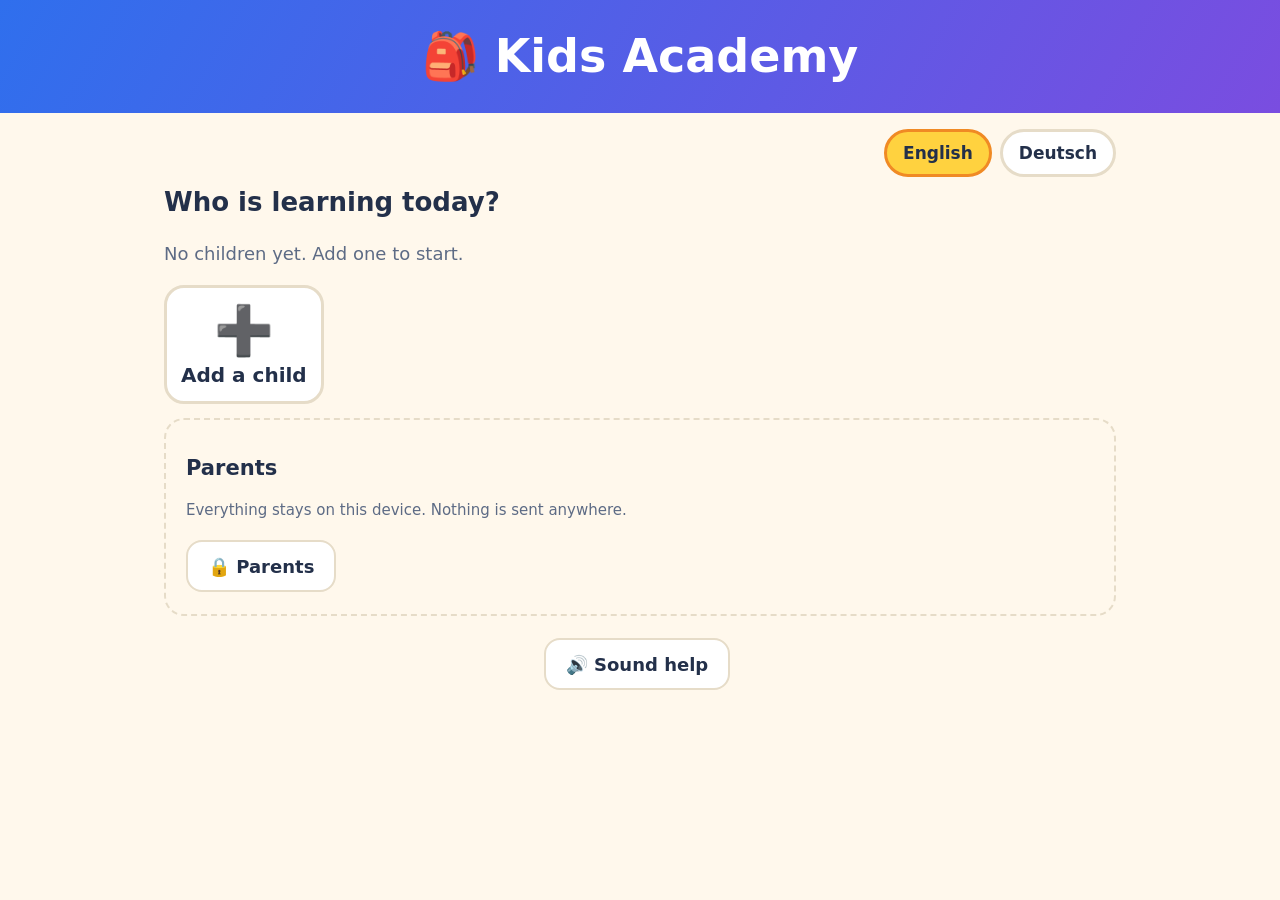
<file: index.html>
<!doctype html>
<html lang="en">
<head>
<meta charset="utf-8">
<meta name="viewport" content="width=device-width,initial-scale=1">
<meta name="theme-color" content="#2f6fed">
<title>Kids Academy</title>
<link rel="manifest" href="manifest.webmanifest">
<link rel="icon" href="icons/icon-192.png">
<link rel="apple-touch-icon" href="icons/icon-192.png">
<link rel="stylesheet" href="shared/app.css">
<style>.ka-langbar{display:flex;gap:8px;justify-content:flex-end}.ka-hero{background:linear-gradient(120deg,#2f6fed,#7a4de0);color:#fff;text-align:center;padding:22px 14px}.ka-hero h1{margin:0;font-size:clamp(28px,6vw,46px)}</style>
</head>
<body>
<header class="ka-hero"><h1>🎒 Kids Academy</h1></header>
<main id="app" class="ka-main"></main>
<script src="shared/core.js"></script>
<script src="shared/hub.js"></script>
</body>
</html>
</file>
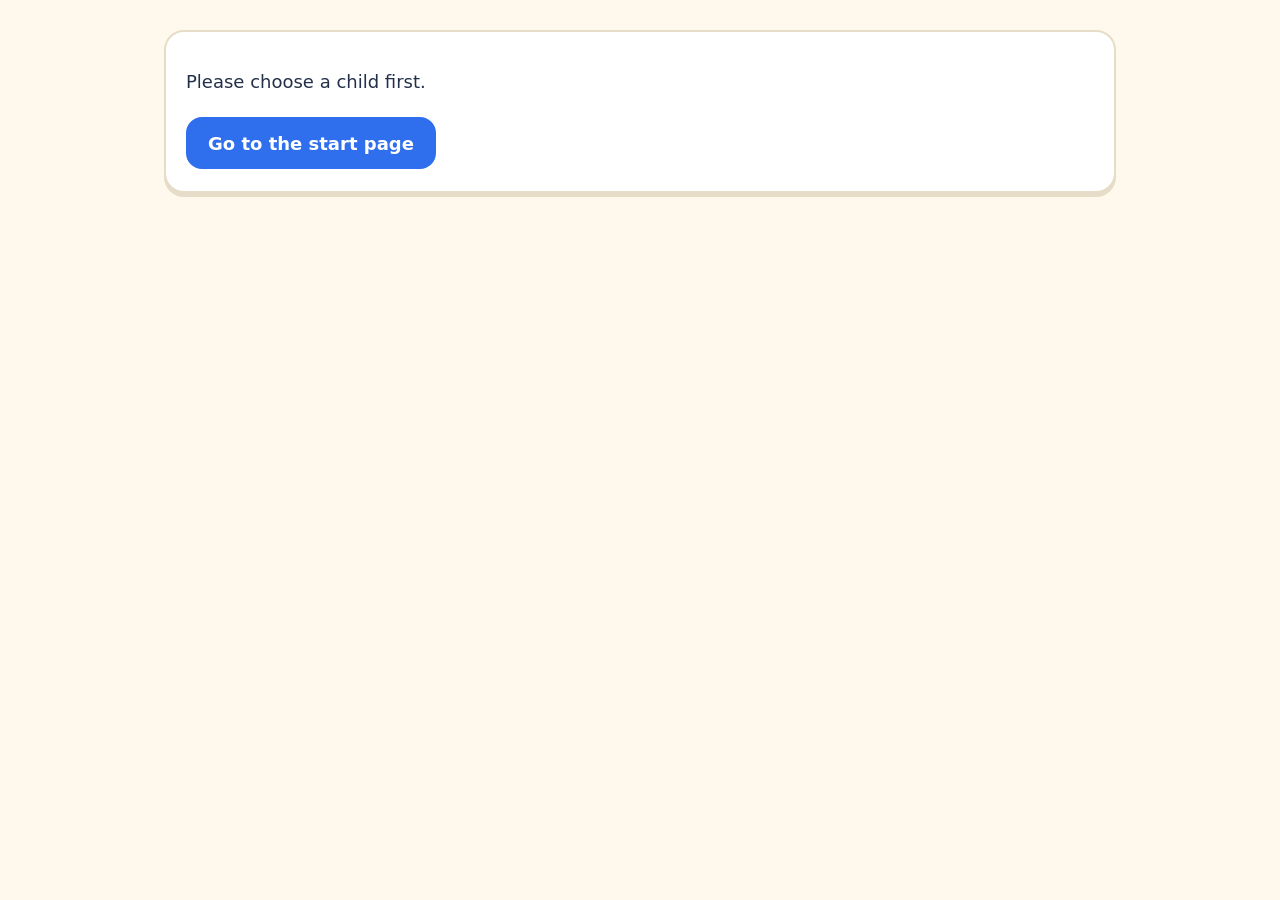
<file: subjects/coding/index.html>
<!doctype html>
<html lang="en">
<head>
<meta charset="utf-8">
<meta name="viewport" content="width=device-width,initial-scale=1">
<meta name="theme-color" content="#2f6fed">
<title>Coding · Kids Academy</title>
<link rel="icon" href="../../icons/icon-192.png">
<link rel="stylesheet" href="../../shared/app.css">
</head>
<body>
<div id="ka-header"></div>
<main id="app" class="ka-main"></main>
<script src="../../shared/core.js"></script>
<script src="levels.js"></script>
<script src="app.js"></script>
</body>
</html>
</file>
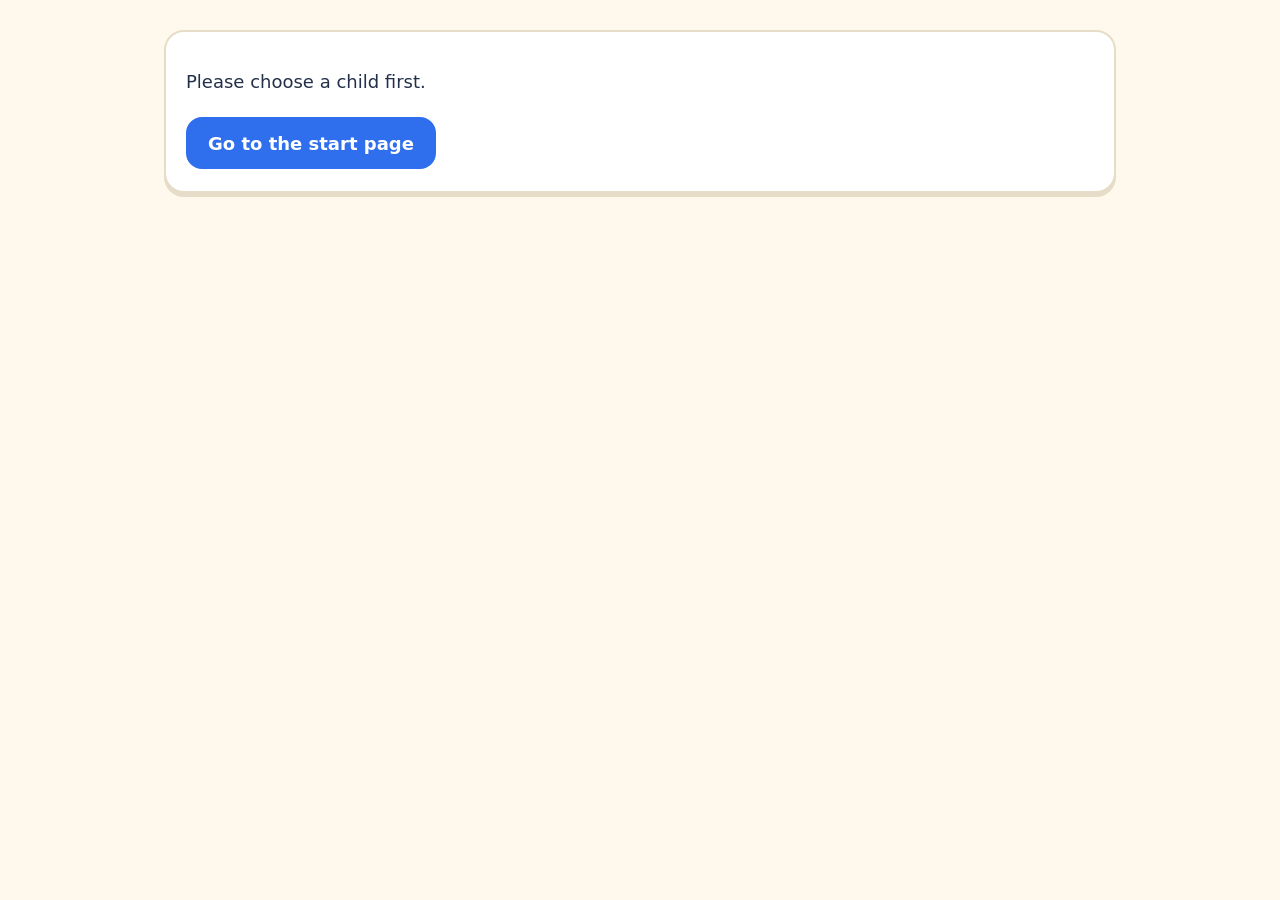
<file: subjects/english/index.html>
<!doctype html>
<html lang="en">
<head>
<meta charset="utf-8">
<meta name="viewport" content="width=device-width,initial-scale=1">
<meta name="theme-color" content="#2f6fed">
<title>English · Kids Academy</title>
<link rel="icon" href="../../icons/icon-192.png">
<link rel="stylesheet" href="../../shared/app.css">
</head>
<body>
<div id="ka-header"></div>
<main id="app" class="ka-main"></main>
<script src="../../shared/core.js"></script>
<script src="data.js"></script>
<script src="../../shared/lang.js"></script>
<script src="app.js"></script>
</body>
</html>
</file>
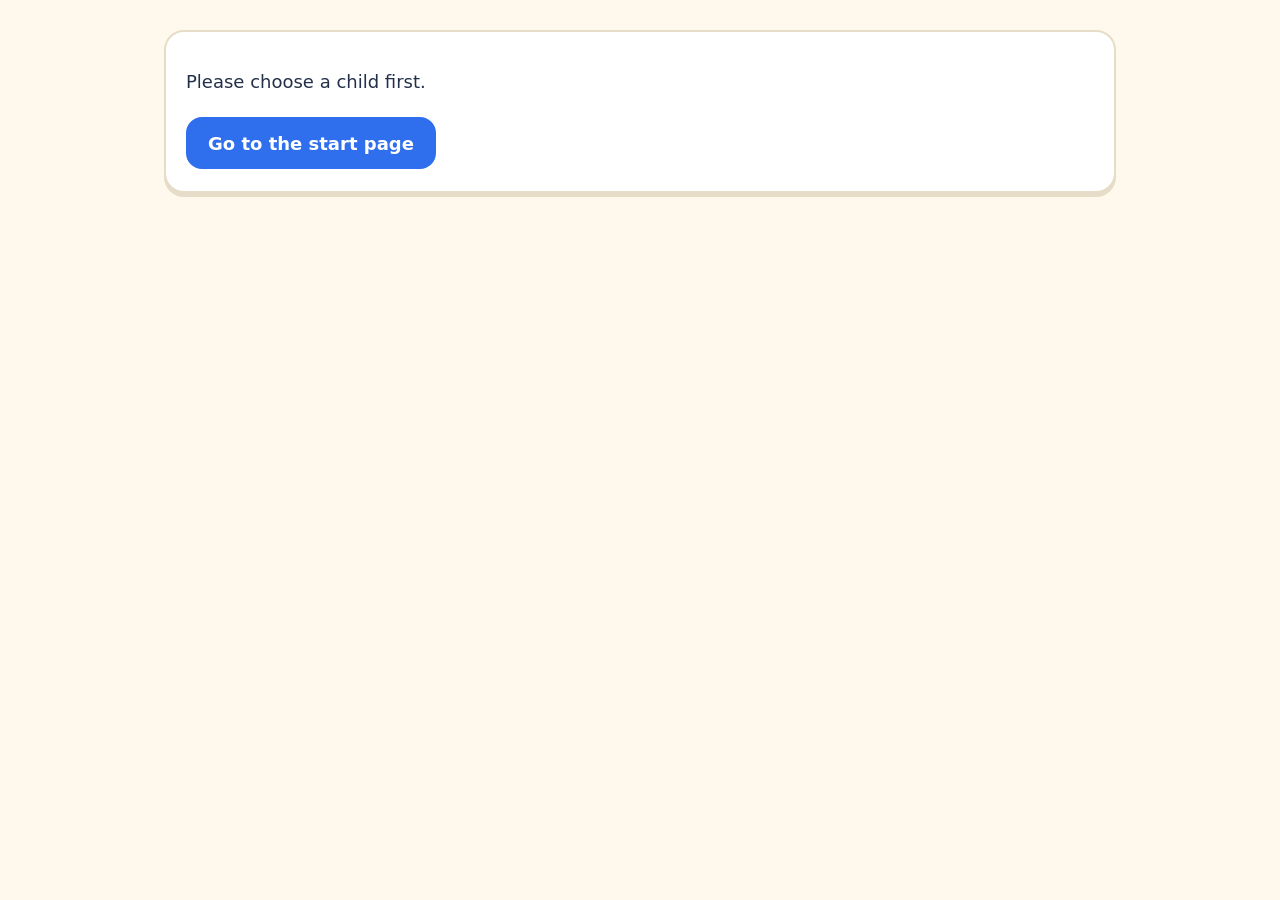
<file: subjects/german/index.html>
<!doctype html>
<html lang="en">
<head>
<meta charset="utf-8">
<meta name="viewport" content="width=device-width,initial-scale=1">
<meta name="theme-color" content="#2f6fed">
<title>German · Kids Academy</title>
<link rel="icon" href="../../icons/icon-192.png">
<link rel="stylesheet" href="../../shared/app.css">
</head>
<body>
<div id="ka-header"></div>
<main id="app" class="ka-main"></main>
<script src="../../shared/core.js"></script>
<script src="data.js"></script>
<script src="../../shared/lang.js"></script>
<script src="app.js"></script>
</body>
</html>
</file>
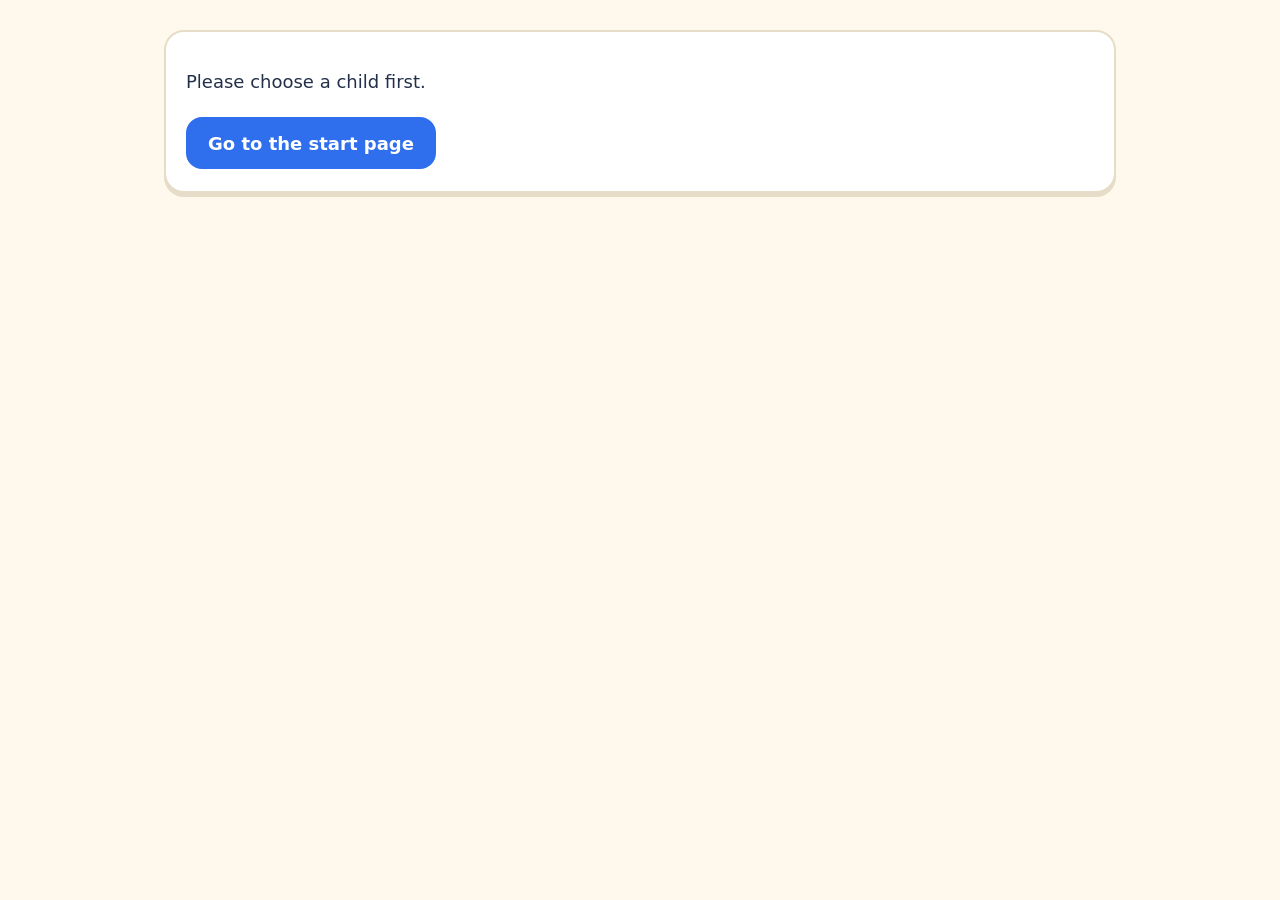
<file: subjects/maths/index.html>
<!doctype html>
<html lang="en">
<head>
<meta charset="utf-8">
<meta name="viewport" content="width=device-width,initial-scale=1">
<meta name="theme-color" content="#2f6fed">
<title>Maths · Kids Academy</title>
<link rel="icon" href="../../icons/icon-192.png">
<link rel="stylesheet" href="../../shared/app.css">
</head>
<body>
<div id="ka-header"></div>
<main id="app" class="ka-main"></main>
<script src="../../shared/core.js"></script>
<script src="gen.js"></script>
<script src="app.js"></script>
</body>
</html>
</file>
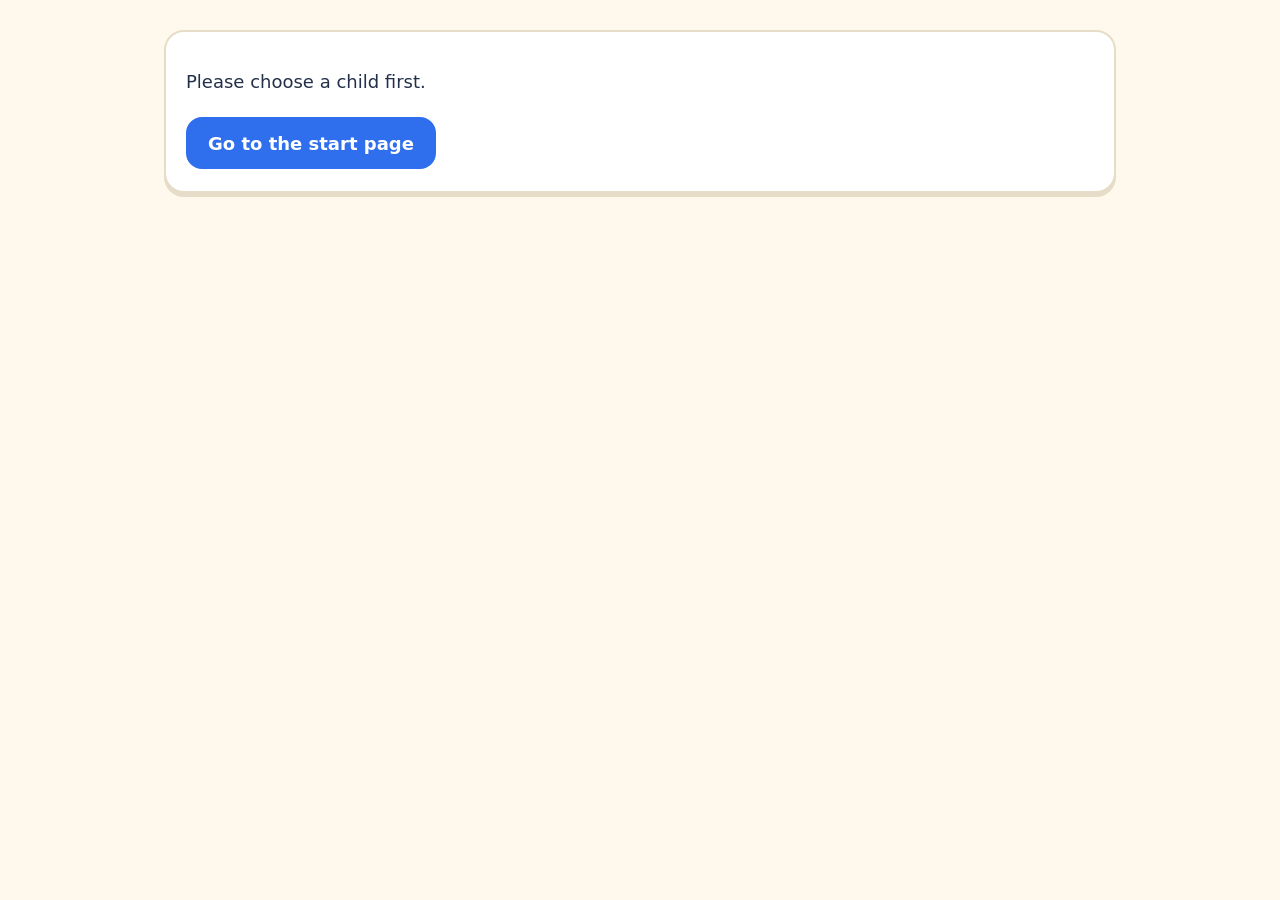
<file: subjects/reading/index.html>
<!doctype html>
<html lang="en">
<head>
<meta charset="utf-8">
<meta name="viewport" content="width=device-width,initial-scale=1">
<meta name="theme-color" content="#2f6fed">
<title>Reading · Kids Academy</title>
<link rel="icon" href="../../icons/icon-192.png">
<link rel="stylesheet" href="../../shared/app.css">
</head>
<body>
<div id="ka-header"></div>
<main id="app" class="ka-main"></main>
<script src="../../shared/core.js"></script>
<script src="data.js"></script>
<script src="app.js"></script>
</body>
</html>
</file>
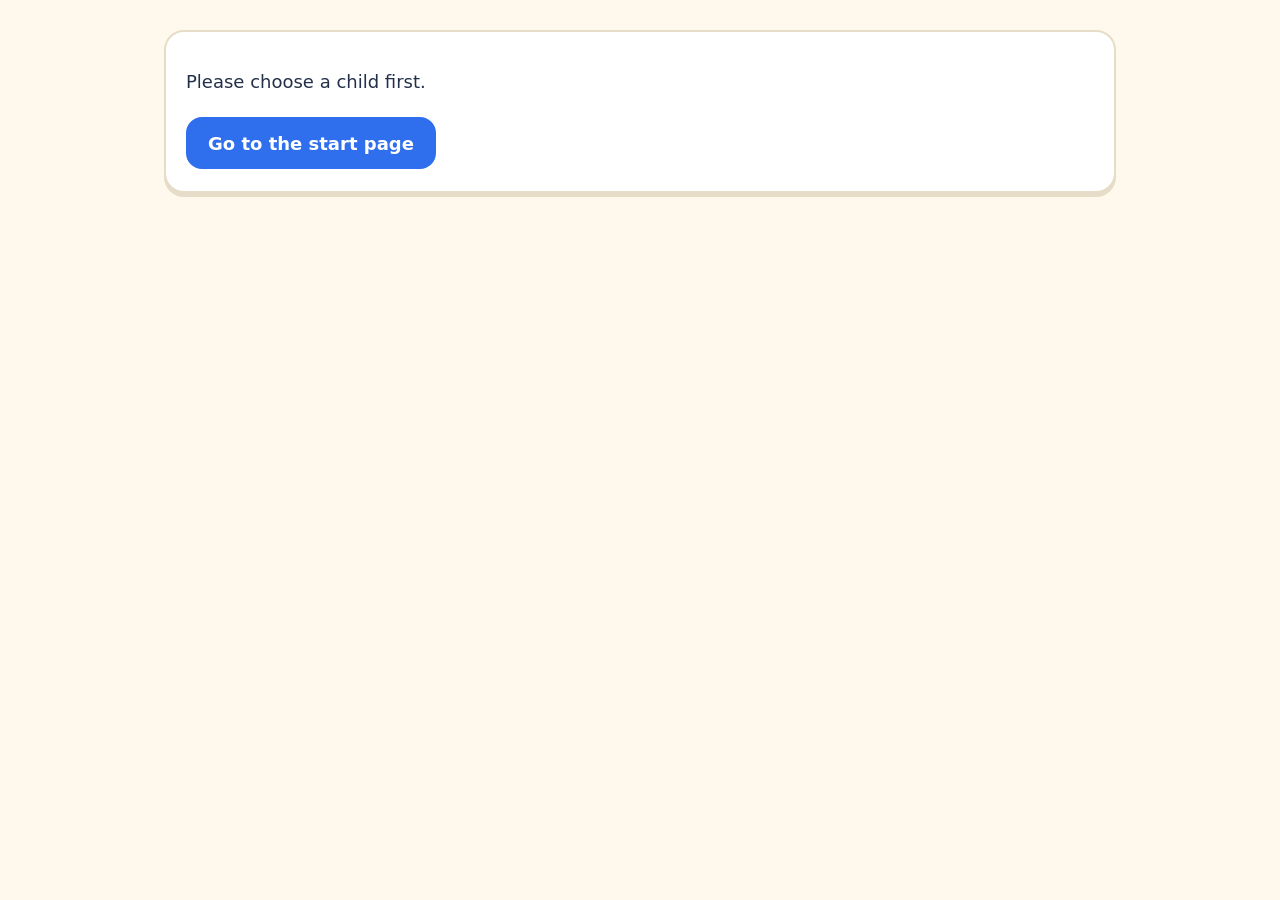
<file: subjects/writing/index.html>
<!doctype html>
<html lang="en">
<head>
<meta charset="utf-8">
<meta name="viewport" content="width=device-width,initial-scale=1">
<meta name="theme-color" content="#2f6fed">
<title>Writing · Kids Academy</title>
<link rel="icon" href="../../icons/icon-192.png">
<link rel="stylesheet" href="../../shared/app.css">
</head>
<body>
<div id="ka-header"></div>
<main id="app" class="ka-main"></main>
<script src="../../shared/core.js"></script>
<script src="data.js"></script>
<script src="trace.js"></script>
<script src="app.js"></script>
</body>
</html>
</file>
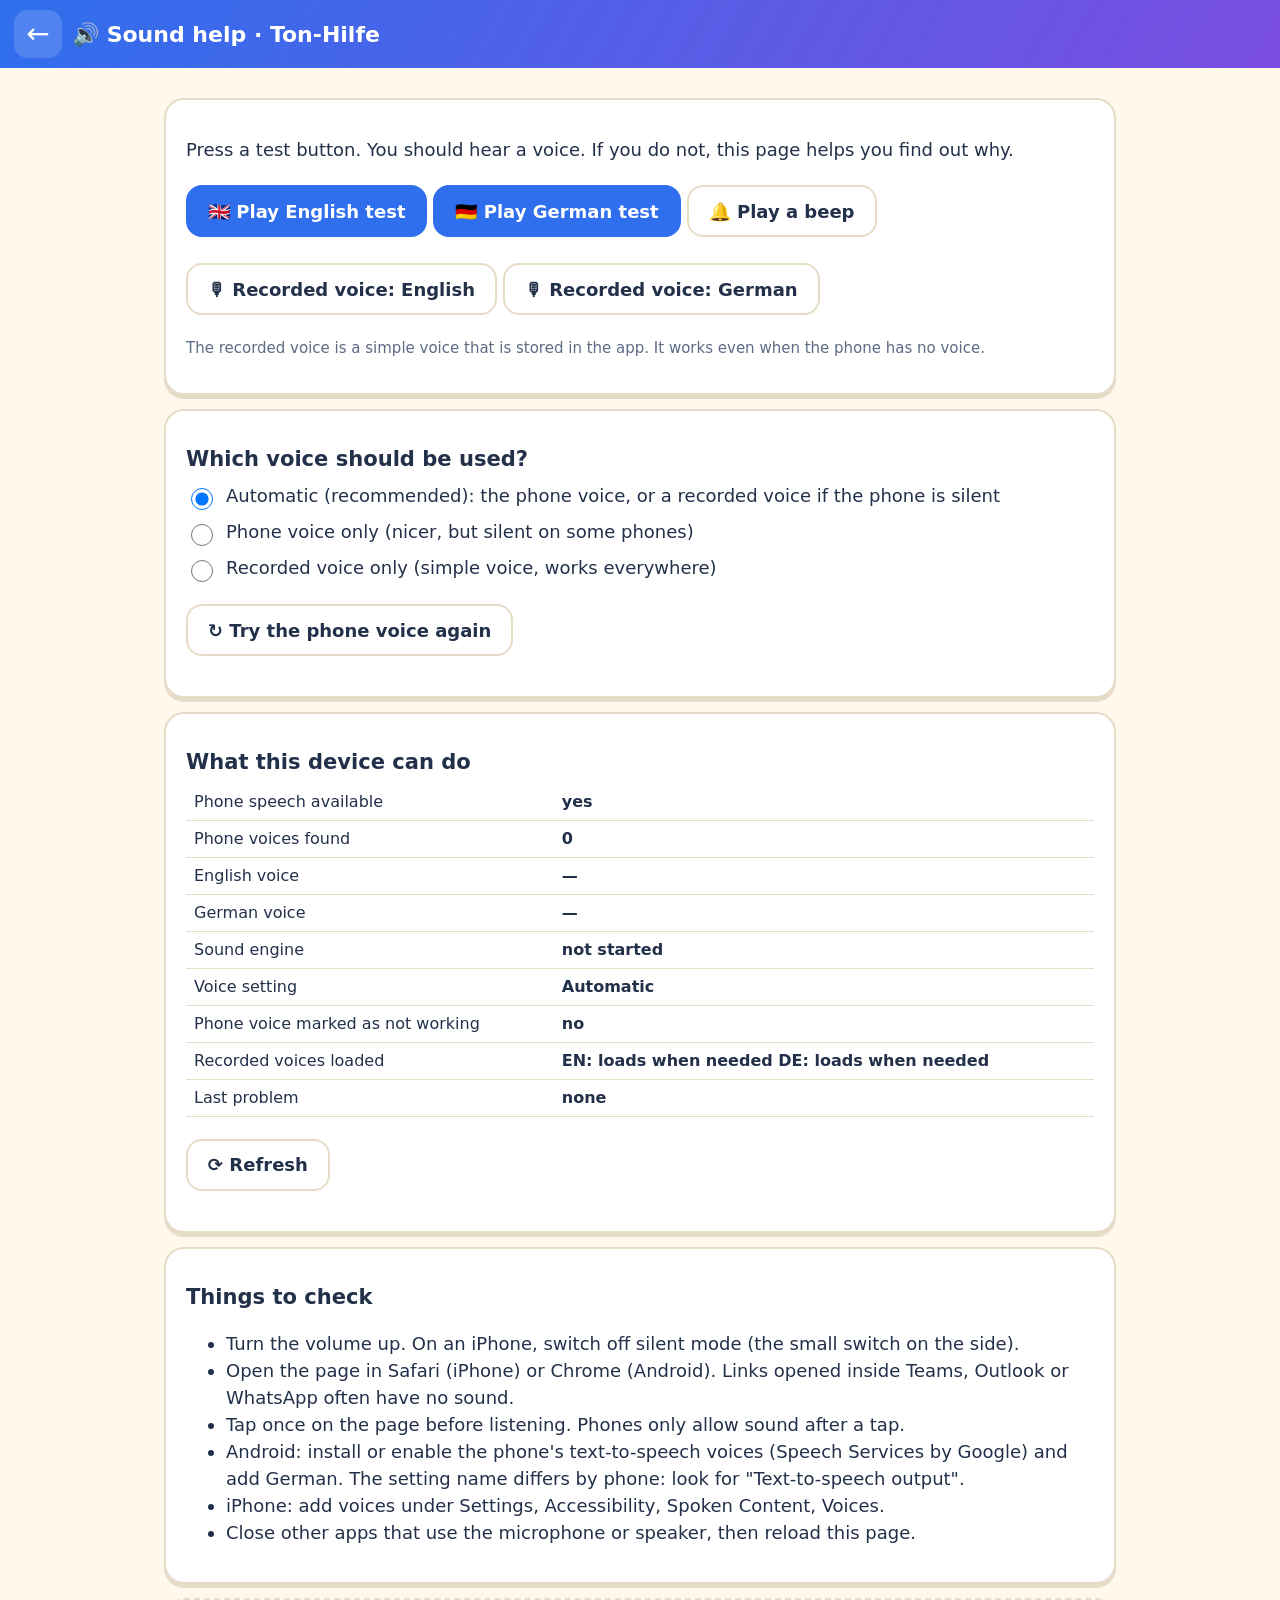
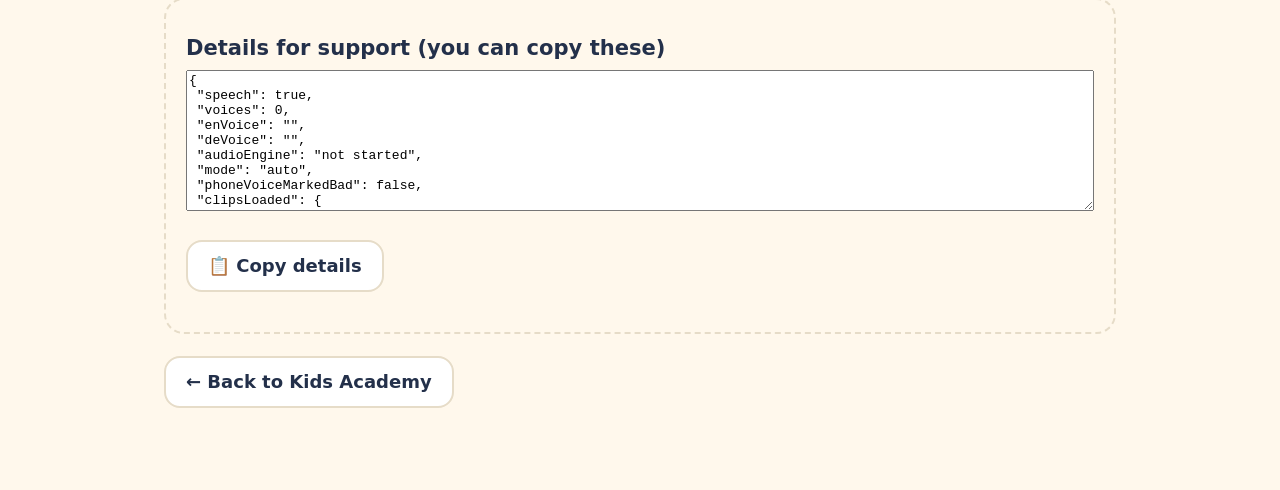
<file: sound.html>
<!doctype html>
<html lang="en">
<head>
<meta charset="utf-8">
<meta name="viewport" content="width=device-width,initial-scale=1">
<meta name="theme-color" content="#2f6fed">
<title>Sound help · Ton-Hilfe · Kids Academy</title>
<link rel="icon" href="icons/icon-192.png">
<link rel="stylesheet" href="shared/app.css">
</head>
<body>
<header class="ka-head"><a class="ka-back" href="index.html" aria-label="Kids Academy">←</a><h1 class="ka-title">🔊 Sound help · Ton-Hilfe</h1></header>
<main id="app" class="ka-main"></main>
<script src="shared/core.js"></script>
<script src="shared/sound.js"></script>
</body>
</html>
</file>
<file: shared/app.css>
:root{
  --bg:#fff8ec;--card:#ffffff;--ink:#23304a;--muted:#5d6b85;--line:#e6dcc8;
  --blue:#2f6fed;--blue-bg:#e3edff;--green:#12915a;--green-bg:#dcf6e8;--red:#c9372c;--red-bg:#fde3df;
  --yellow:#ffd23f;--orange:#f08a24;--purple:#7a4de0;--focus:#1b5fe0;--radius:20px;
  --font:"Segoe UI","Trebuchet MS",system-ui,-apple-system,Roboto,Arial,sans-serif;
}
@media (prefers-color-scheme:dark){:root{--bg:#141b2b;--card:#1d2740;--ink:#f0f3fb;--muted:#aab4cc;--line:#33415f;--blue:#7aa6ff;--blue-bg:#1e3159;--green:#5fdc9e;--green-bg:#143a2b;--red:#ff9a90;--red-bg:#40201f;--focus:#8db4ff}}
*{box-sizing:border-box}
html{-webkit-text-size-adjust:100%}
body{margin:0;background:var(--bg);color:var(--ink);font:18px/1.5 var(--font);min-height:100vh}
a{color:var(--blue)}
:focus-visible{outline:4px solid var(--focus);outline-offset:2px}
.ka-head{display:flex;align-items:center;gap:10px;flex-wrap:wrap;padding:10px 14px;background:linear-gradient(120deg,#2f6fed,#7a4de0);color:#fff;position:sticky;top:0;z-index:30}
.ka-title{margin:0;font-size:22px;flex:1;min-width:120px}
.ka-back{color:#fff;text-decoration:none;font-size:28px;min-width:48px;min-height:48px;display:flex;align-items:center;justify-content:center;border-radius:14px;background:#ffffff26}
.ka-who,.ka-stars{background:#ffffff26;border-radius:999px;padding:4px 12px;font-weight:700;white-space:nowrap}
.ka-icon{min-width:48px;min-height:48px;border:0;border-radius:14px;background:#ffffff26;color:#fff;font-size:22px;cursor:pointer}
#app,main.ka-main{max-width:980px;margin:0 auto;padding:16px 14px 60px}
.ka-card{background:var(--card);border:2px solid var(--line);border-radius:var(--radius);padding:18px 20px;margin:14px 0;box-shadow:0 4px 0 var(--line)}
h2{margin:6px 0 8px;font-size:26px}h3{margin:14px 0 6px}
.muted{color:var(--muted)}.small{font-size:15px}
.ka-btn{min-height:52px;padding:10px 20px;border-radius:16px;border:2px solid var(--line);background:var(--card);color:var(--ink);font:700 18px var(--font);cursor:pointer;margin:4px 6px 4px 0;text-decoration:none;display:inline-flex;align-items:center;gap:8px}
.ka-btn.primary{background:var(--blue);border-color:var(--blue);color:#fff}
.ka-btn.listen{background:var(--blue-bg);border-color:var(--blue);color:var(--ink)}
.ka-btn.danger{background:var(--red-bg);border-color:var(--red);color:var(--ink)}
.ka-btn:disabled{opacity:.45;cursor:not-allowed}
.ka-btn:active,.ka-opt:active,.ka-tile:active,.ka-key:active{transform:scale(.97)}
.ka-input{font:700 24px var(--font);padding:10px 14px;border:3px solid var(--line);border-radius:14px;width:100%;max-width:340px;background:var(--card);color:var(--ink)}
.ka-input.num{text-align:center;font-size:38px;max-width:220px;display:block;margin:8px auto}.ka-input.good{border-color:var(--green);background:var(--green-bg)}
select.ka-input{font-size:20px}
.ka-err{color:var(--red);font-weight:700;min-height:1.4em}
.ka-note{background:#fff3c4;color:#4a3b00;border-left:6px solid var(--orange);border-radius:12px;padding:10px 14px;margin:10px 0;font-size:16px}
.ka-note a{color:#7a3d00}
.ka-modal{position:fixed;inset:0;background:#0009;z-index:100;display:flex;align-items:center;justify-content:center;padding:16px}
.ka-modal .ka-card{max-width:420px;width:100%}
.ka-toast{position:fixed;left:10px;right:10px;bottom:10px;z-index:120;background:#23304a;color:#fff;border-radius:16px;padding:12px 14px;display:flex;gap:10px;align-items:center;justify-content:space-between;box-shadow:0 6px 24px #0006;font-size:16px}
.ka-toast[hidden]{display:none}.ka-toast a{color:#ffd23f;font-weight:800}
.ka-toast-x{min-width:44px;min-height:44px;border:0;border-radius:12px;background:#ffffff26;color:#fff;font-size:18px;cursor:pointer}
.ka-grid{display:grid;grid-template-columns:repeat(auto-fit,minmax(240px,1fr));gap:14px}
.ka-subject{display:flex;flex-direction:column;gap:6px;text-align:left;text-decoration:none;color:var(--ink);background:var(--card);border:3px solid var(--line);border-radius:var(--radius);padding:16px;min-height:150px;box-shadow:0 5px 0 var(--line)}
.ka-subject:hover{border-color:var(--blue)}
.ka-subject .ic{font-size:44px;line-height:1}.ka-subject .nm{font-size:24px;font-weight:800}
.ka-bar{height:12px;border-radius:8px;background:var(--line);overflow:hidden}.ka-bar i{display:block;height:100%;background:var(--green)}
.ka-kids{display:flex;gap:12px;flex-wrap:wrap}
.ka-kid{display:flex;flex-direction:column;align-items:center;gap:4px;min-width:120px;padding:14px;border-radius:var(--radius);border:3px solid var(--line);background:var(--card);cursor:pointer;font:700 20px var(--font);color:var(--ink)}
.ka-kid .av{font-size:48px}.ka-kid.sel{border-color:var(--blue);background:var(--blue-bg)}
.ka-avs{display:flex;flex-wrap:wrap;gap:6px;margin:6px 0 10px}
.ka-av{font-size:30px;width:54px;height:54px;border-radius:14px;border:3px solid var(--line);background:var(--card);cursor:pointer}.ka-av[aria-pressed=true]{border-color:var(--blue);background:var(--blue-bg)}
label.ka-lab{display:block;font-weight:700;margin:10px 0 4px}
.ka-units{display:grid;grid-template-columns:repeat(auto-fill,minmax(170px,1fr));gap:12px}
.ka-unit{position:relative;display:flex;flex-direction:column;align-items:center;gap:4px;padding:14px 8px 12px;min-height:132px;border-radius:var(--radius);border:3px solid var(--line);background:var(--card);cursor:pointer;color:var(--ink);font:600 17px var(--font)}
.ka-unit.rec{border-color:var(--orange);box-shadow:0 0 0 4px #f08a2440}
.ka-unit-ic{font-size:34px}.ka-unit-t{font-weight:800;text-align:center}.ka-unit-s{letter-spacing:2px;font-size:18px}
.ka-rec{position:absolute;top:-10px;right:8px;background:var(--orange);color:#fff;border-radius:999px;font-size:12px;padding:2px 10px;font-weight:800}
.ka-tabs{display:flex;gap:8px;flex-wrap:wrap;margin:6px 0 12px}
.ka-tab{min-height:48px;border:3px solid var(--line);border-radius:999px;padding:6px 16px;background:var(--card);color:var(--ink);font:700 17px var(--font);cursor:pointer}.ka-tab[aria-selected=true]{background:var(--yellow);border-color:var(--orange);color:#23304a}
.ka-prog{font-weight:700;color:var(--muted)}
.ka-meter{height:10px;background:var(--line);border-radius:8px;overflow:hidden;margin:6px 0 12px}.ka-meter i{display:block;height:100%;background:var(--blue)}
.ka-prompt{font-size:26px;font-weight:800;margin:8px 0}
.ka-visual{font-size:76px;line-height:1.1;margin:8px 0;word-break:break-word}
.ka-opts{display:grid;grid-template-columns:repeat(auto-fit,minmax(140px,1fr));gap:12px;margin:12px 0}
.ka-opts.big .ka-opt{font-size:54px;min-height:110px}
.ka-opt{min-height:70px;border-radius:18px;border:3px solid var(--line);background:var(--card);color:var(--ink);font:800 26px var(--font);cursor:pointer;padding:8px 12px}
.ka-opt:hover:not(:disabled){border-color:var(--blue)}.ka-opt.good{background:var(--green-bg);border-color:var(--green)}.ka-opt.bad{background:var(--red-bg);border-color:var(--red);opacity:.8}
.ka-fb{min-height:1.6em;font-weight:800;font-size:20px;margin:8px 0}
.ka-nav{margin-top:8px}
.ka-pad{display:grid;grid-template-columns:repeat(3,76px);gap:10px;justify-content:center;margin:10px 0}
.ka-key{min-height:68px;border-radius:16px;border:3px solid var(--line);background:var(--card);color:var(--ink);font:800 28px var(--font);cursor:pointer}.ka-key.ok{background:var(--green-bg);border-color:var(--green)}
.ka-slots,.ka-bank{display:flex;flex-wrap:wrap;gap:8px;align-items:center;margin:10px 0;min-height:64px}
.ka-slots{padding:10px;border-radius:16px;background:var(--blue-bg);border:3px dashed var(--blue)}.ka-slots.good{background:var(--green-bg);border-color:var(--green)}
.ka-slot,.ka-tile{min-width:56px;min-height:56px;border-radius:14px;border:3px solid var(--line);background:var(--card);color:var(--ink);font:800 26px var(--font);cursor:pointer;padding:4px 12px}
.ka-slot.empty{border-style:dashed;background:transparent;cursor:default}.ka-tile{border-color:var(--blue)}
.ka-end{font-size:28px;font-weight:800}
.shake{animation:shake .4s}@keyframes shake{25%{transform:translateX(-8px)}75%{transform:translateX(8px)}}
.ka-result{text-align:center}.ka-bigstars{font-size:60px;letter-spacing:6px}
@media (prefers-reduced-motion:reduce){*{animation:none!important;transition:none!important}}
@media (max-width:520px){body{font-size:17px}.ka-pad{grid-template-columns:repeat(3,70px)}.ka-prompt{font-size:22px}}
.ka-graph{display:inline-flex;gap:6px;flex-wrap:wrap;justify-content:center;margin:8px 0}
.ka-gtile{min-width:60px;min-height:70px;border-radius:16px;border:3px solid var(--blue);background:var(--blue-bg);color:var(--ink);font:800 38px var(--font);cursor:pointer;padding:4px 12px}
.ka-gtile.on{background:var(--yellow);border-color:var(--orange);color:#23304a}
.ka-bigword{font-size:54px;font-weight:800;margin:6px 0;text-align:center}
.ka-center{text-align:center}
.ka-card.ghost{background:transparent;border-style:dashed;box-shadow:none}
table.ka-table{border-collapse:collapse;width:100%;font-size:16px}table.ka-table td,table.ka-table th{padding:6px 8px;border-bottom:1px solid var(--line);text-align:left;vertical-align:top;overflow-wrap:anywhere}
.ka-foot{text-align:center;margin:18px 0 4px}
/* coding: mission card, live goals, highlights */
.cd-mission{border-color:var(--orange);background:linear-gradient(180deg,#fffaf0,var(--card))}
.cd-goals{list-style:none;margin:0 0 10px;padding:0;display:grid;gap:6px}
.cd-goals li{background:var(--blue-bg);border-radius:12px;padding:8px 12px;font-weight:800}
.cd-hint{background:var(--blue-bg);border-left:6px solid var(--blue);border-radius:12px;padding:10px 12px;margin-top:8px}
.cd-answer{display:flex;flex-wrap:wrap;gap:4px;margin:6px 0}
.cd-mini{display:inline-flex;align-items:center;justify-content:center;min-width:34px;min-height:34px;border-radius:10px;border:2px solid var(--blue);background:var(--card);font-size:18px;padding:0 6px}
.cd-mini.rep{background:var(--blue-bg)}
.ka-tile.cd-cur{outline:4px solid var(--orange);background:var(--yellow);color:#23304a}
.ka-tile.cd-bad{outline:4px solid var(--red);background:var(--red-bg)}
</file>
